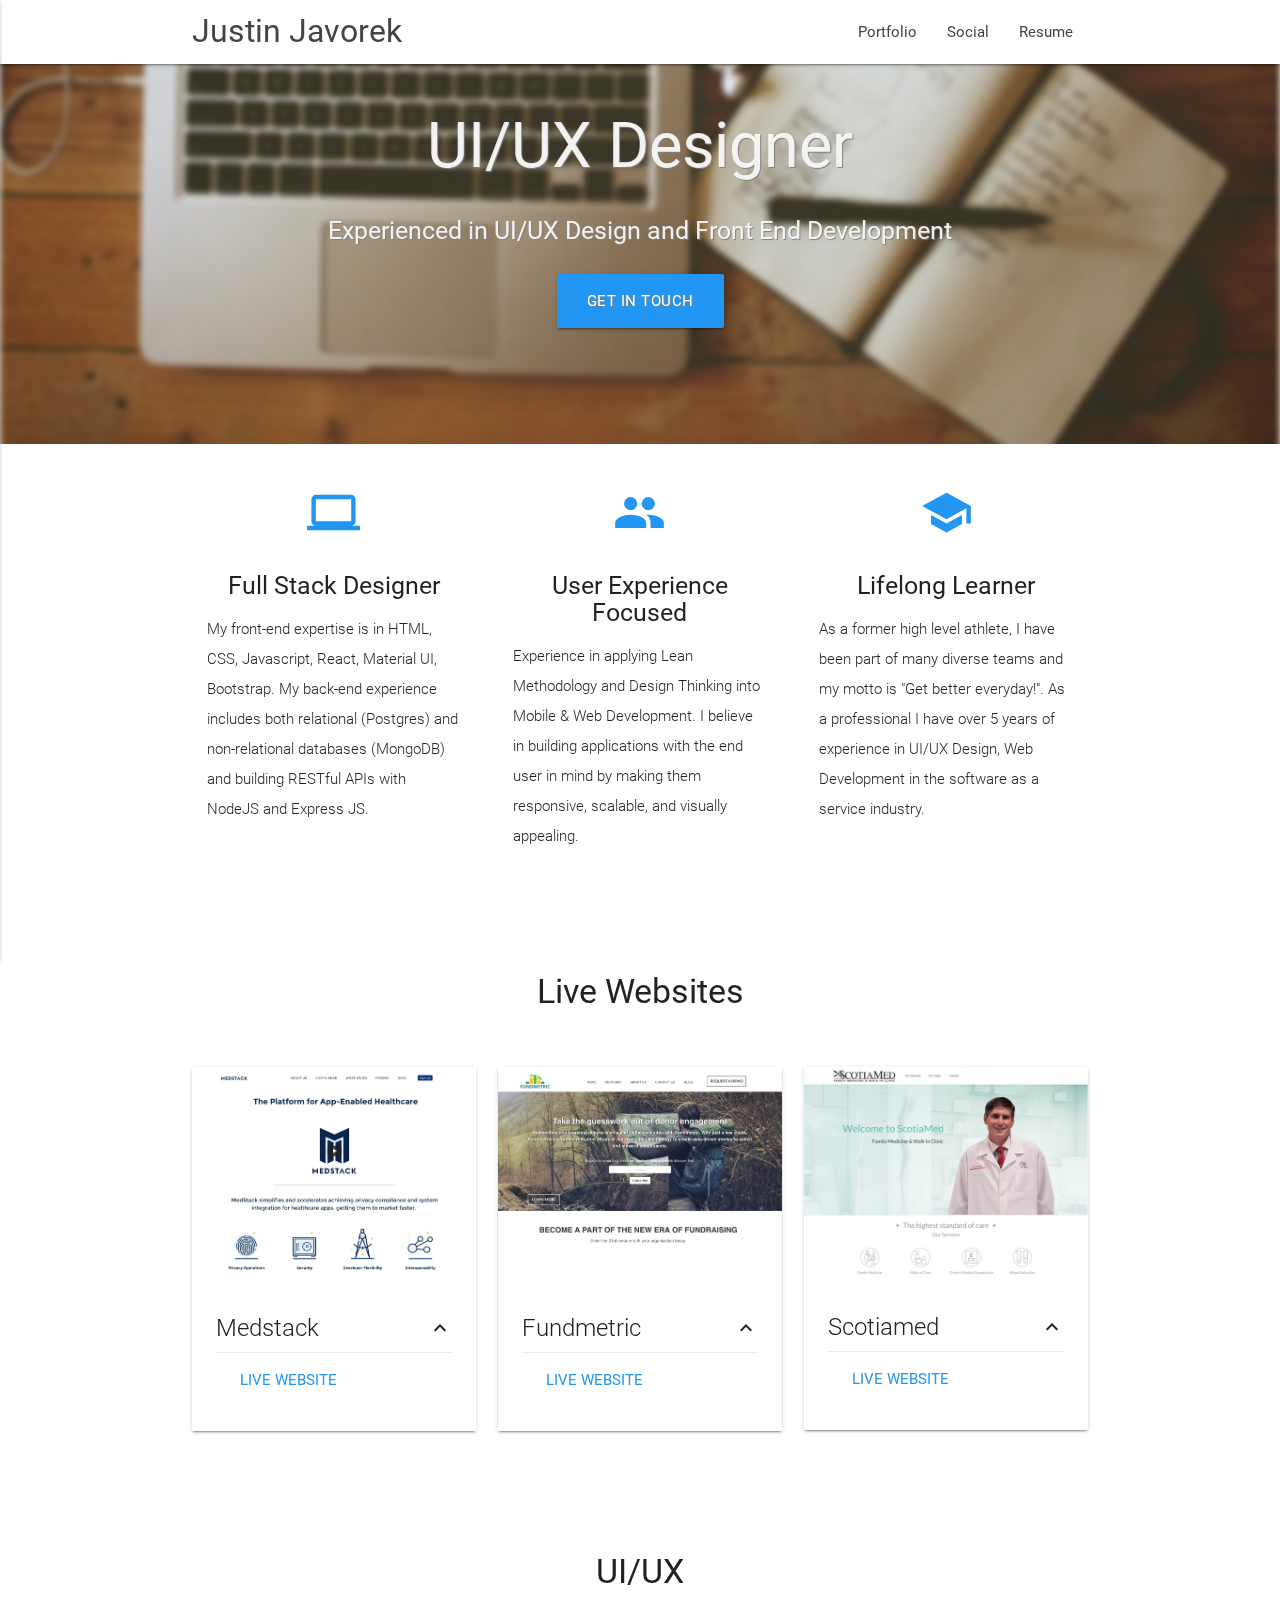
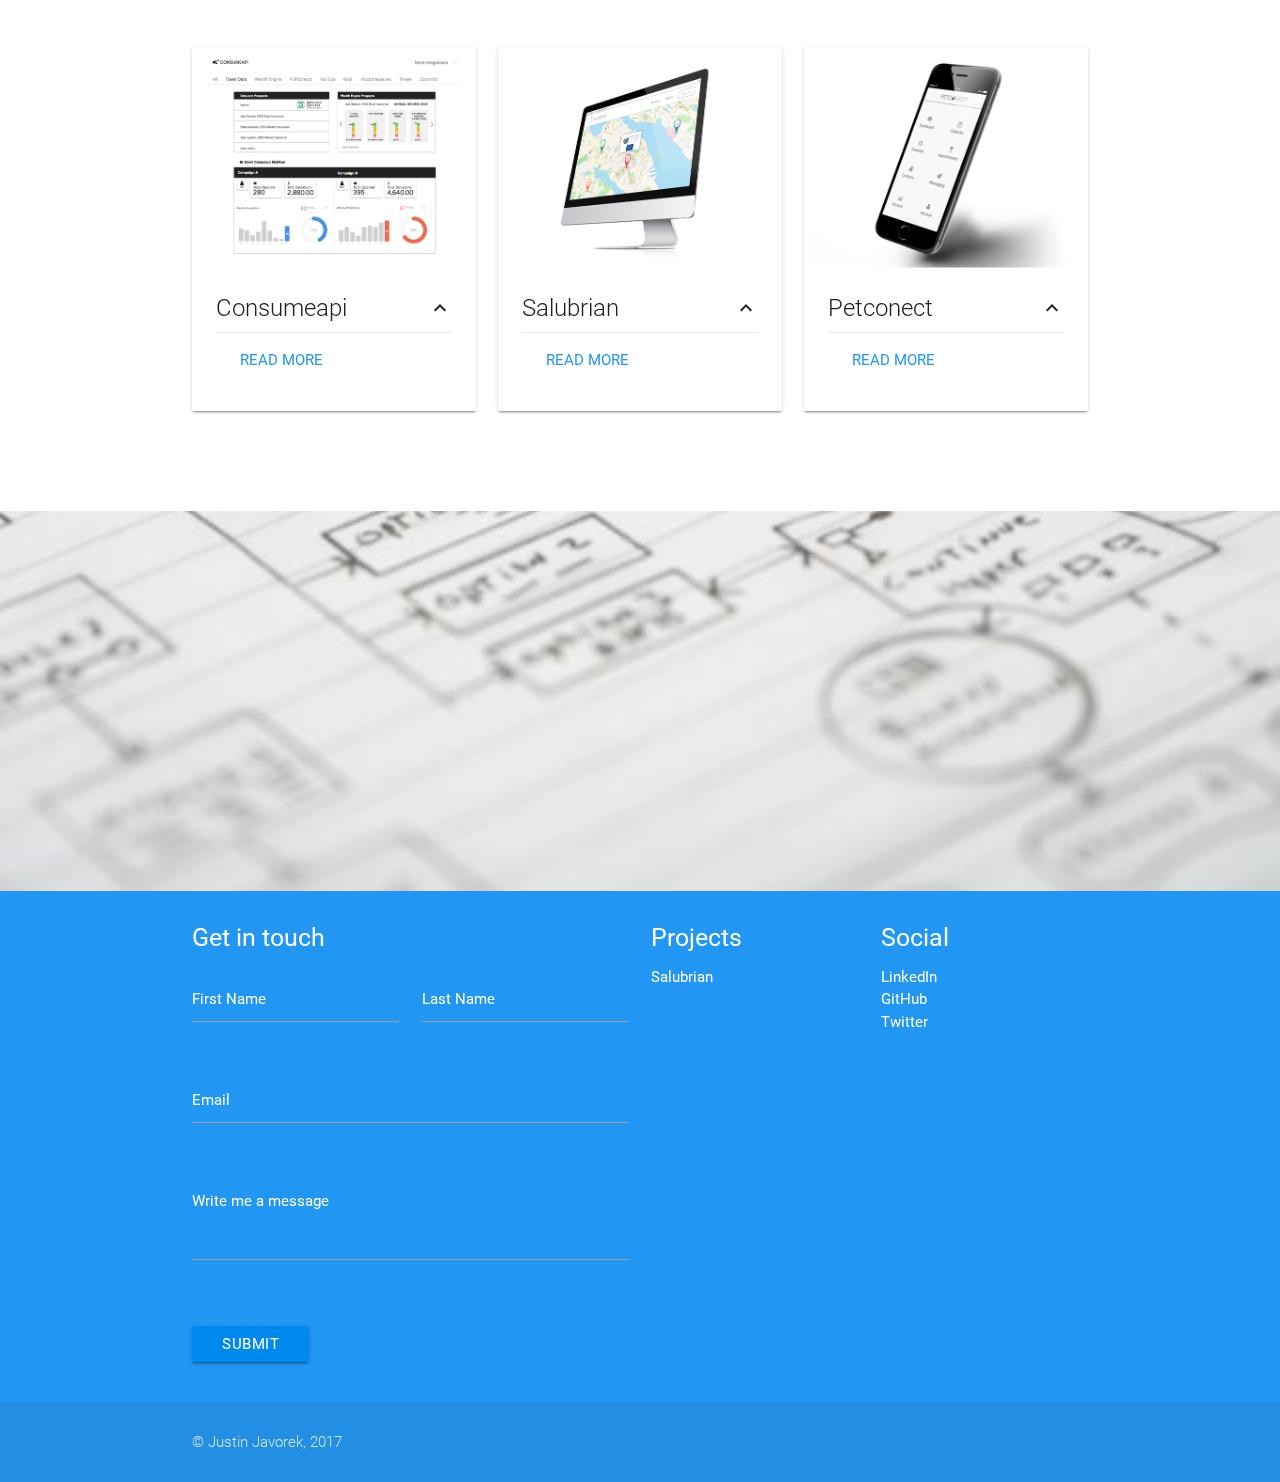
<file: index.html>
<!DOCTYPE html>
<html lang="en">
<head>
  <meta http-equiv="Content-Type" content="text/html; charset=UTF-8"/>
  <meta name="viewport" content="width=device-width, initial-scale=1, maximum-scale=1.0, user-scalable=no"/>
  <title>Justin Javorek - UI/UX Designer</title>

  <!-- CSS  -->
  <link href="https://fonts.googleapis.com/icon?family=Material+Icons" rel="stylesheet">
  <link href="css/materialize.min.css" type="text/css" rel="stylesheet" media="screen,projection"/>
  <link href="css/style.css" type="text/css" rel="stylesheet" media="screen,projection"/>
</head>
<body>
  <nav class="white" role="navigation">
    <div class="nav-wrapper container">
      <a id="logo-container" href="./index.html" class="brand-logo">Justin Javorek</a>
      <ul class="right hide-on-med-and-down">
        <li><a href="#portfolio">Portfolio</a></li>
        <li><a href="#social">Social</a></li>
        <li><a href="files/javorekresume.pdf" target="_blank" rel="noopener noreferrer">Resume</a></li>
      </ul>

      <ul id="nav-mobile" class="side-nav">
        <li><a href="#portfolio">Portfolio</a></li>
        <li><a href="#social">Social</a></li>
        <li><a href="files/javorekresume.pdf" target="_blank" rel="noopener noreferrer">Resume</a></li>
      </ul>
      <a href="#" data-activates="nav-mobile" class="button-collapse"><i class="material-icons">menu</i></a>
    </div>
  </nav>

  <div id="index-banner" class="parallax-container">
    <div class="section no-pad-bot">
      <div class="container">
        <br><br>
        <h1 class="header center">UI/UX Designer</h1>
        <div class="row center">
          <h5 class="header col s12">Experienced in UI/UX Design and Front End Development</h5>
        </div>
        <div class="row center">
          <a href="#contact" id="download-button" class="btn-large waves-effect waves-light blue">Get in touch</a>
        </div>
        <br><br>

      </div>
    </div>
      <div class="overlay">
        <div class="parallax"><img style="filter: blur(3px)" src="./img/background.jpg" alt="Natural scene background img 1"></div>
      </div>  
  </div>


  <!-- <div class="container -paddingTop">
    <div class="section">
      <div class="row">
        <div id="portfolio" class="col s12 center">
          <h4>Portfolio</h4>
          <div class="carousel">
            <a href="https://consumeapi.com" class="carousel-item" target="_blank" rel="noopener noreferrer"><img style="border: 1px solid blue; box-shadow:4px 4px 10px blue" src="img/consumeapi.jpg" alt="marketing image for CadenceBot"></a>
            <a href="https://dev2020.com" class="carousel-item" target="_blank" rel="noopener noreferrer"><img style="border: 1px solid blue; box-shadow:4px 4px 10px blue" src="img/petconect.jpg" alt="marketing image for Cadence; mythical large sea creature with a scooner"></a>
            <a href="https://dev2020.herokuapp.com" class="carousel-item" target="_blank" rel="noopener noreferrer"><img style="border: 1px solid blue; box-shadow:4px 4px 10px blue" src="salubrian.jpg" alt="marketing image for UniqueIO"></a>
          </div>
        </div>
      </div>
    </div>
  </div> -->

  <div class="container -paddingBottom">
    <div class="section">

      <!--   Icon Section   -->
      <div class="row">
        <div class="col s12 m4">
          <div class="icon-block">
            <h2 class="center blue-text"><i class="material-icons">computer</i></h2>
            <h5 class="center">Full Stack Designer</h5>

            <p class="light">My front-end expertise is in HTML, CSS, Javascript, React, Material UI, Bootstrap. My back-end experience includes both relational (Postgres) and non-relational databases (MongoDB) and building RESTful APIs with NodeJS and Express JS.</p>
          </div>
        </div>

        <div class="col s12 m4">
          <div class="icon-block">
            <h2 class="center blue-text"><i class="material-icons">group</i></h2>
            <h5 class="center">User Experience Focused</h5>

            <p class="light">Experience in applying Lean Methodology and Design Thinking into Mobile & Web Development. I believe in building applications with the end user in mind by making them responsive, scalable, and visually appealing.</p>
          </div>
        </div>

        <div class="col s12 m4">
          <div class="icon-block">
            <h2 class="center blue-text"><i class="material-icons">school</i></h2>
            <h5 class="center">Lifelong Learner</h5>

            <p class="light">As a former high level athlete, I have been part of many diverse teams and my motto is "Get better everyday!". As a professional I have over 5 years of experience in UI/UX Design, Web Development in the software as a service industry.</p>
          </div>
        </div>
      </div>

    </div>
  </div>


  <div class="row">
      <div class="col s12 center">
        <h3><i class="mdi-content-send brown-text"></i></h3>
        <h4>Live Websites</h4>
        <!-- <p class="left-align light">Lorem ipsum dolor sit amet, consectetur adipiscing elit. Nullam scelerisque id nunc nec volutpat. Etiam pellentesque tristique arcu, non consequat magna fermentum ac. Cras ut ultricies eros. Maecenas eros justo, ullamcorper a sapien id, viverra ultrices eros. Morbi sem neque, posuere et pretium eget, bibendum sollicitudin lacus. Aliquam eleifend sollicitudin diam, eu mattis nisl maximus sed. Nulla imperdiet semper molestie. Morbi massa odio, condimentum sed ipsum ac, gravida ultrices erat. Nullam eget dignissim mauris, non tristique erat. Vestibulum ante ipsum primis in faucibus orci luctus et ultrices posuere cubilia Curae;</p> -->
      </div>
  </div>



  <div class="container -paddingBottom">
    <div class="section">

          <!--   Icon Section   -->
          <div class="row">
            
              <div class="col s12 m4">
                  <div class="card">
                    <div class="card-image waves-effect waves-block waves-light">
                      <img class="activator" src="img/medstack.jpg">
                    </div>
                    <div class="card-content">
                      <span class="card-title activator grey-text text-darken-4">Medstack<i class="material-icons right">keyboard_arrow_up</i></span>
                      <div class="card-action">
                        <a href="https://medstack.co/" target="_blank" class="blue-text">Live Website</a>
                        <!-- <a href="http://www.scotiamed.ca/" target="_blank">Read More</a> -->
                      </div>                           
                    </div>
                    <div class="card-reveal">
                      
                      <span class="card-title grey-text text-darken-4">Medstack<i class="material-icons right">close</i></span>
                      <p>Developed the MedStack.co marketing website using HTML, CSS, JavaScript. Fully designed visuals using Sketch App and Adobe Creative Suite. Integrated Hubspot Marketing Automation Platform (Forms, Workflows, Sequences)</p>
                    </div>
                  </div>
              </div>

              <div class="col s12 m4">
                  <div class="card">
                    <div class="card-image waves-effect waves-block waves-light">
                      <img class="activator" src="img/fundmetric.jpg">
                    </div>
                    <div class="card-content">
                      <span class="card-title activator grey-text text-darken-4">Fundmetric<i class="material-icons right">keyboard_arrow_up</i></span>
                      <div class="card-action">
                        <a href="http://www.fundmetric.com/" target="_blank" class="blue-text">Live Website</a>
                        <!-- <a href="http://www.scotiamed.ca/" target="_blank">Read More</a> -->
                      </div>                           
                    </div>
                    <div class="card-reveal">
                      
                      <span class="card-title grey-text text-darken-4">Read More<i class="material-icons right">close</i></span>
                      <p>I have designed the visuals for the website and developed the website with all the forms, calls-to-action, and workflows using Hubspot’s (COS) Content Optimization System with custom HTML, and CSS.</p>
                    </div>
                  </div>
              </div>

              <div class="col s12 m4">
                  <div class="card">
                    <div class="card-image waves-effect waves-block waves-light">
                      <img class="activator" src="img/scotiamed2.jpg">
                    </div>
                    <div class="card-content">
                      <span class="card-title activator grey-text text-darken-4">Scotiamed<i class="material-icons right">keyboard_arrow_up</i></span>
                      <div class="card-action">
                        <a href="http://www.scotiamed.ca/" target="_blank" class="blue-text">Live Website</a>
                        <!-- <a href="http://www.scotiamed.ca/" target="_blank">Read More</a> -->
                      </div>                           
                    </div>
                    <div class="card-reveal">
                      
                      <span class="card-title grey-text text-darken-4">Scotiamed<i class="material-icons right">close</i></span>
                      <p>I have build a customezid WordPress CMS theme using PHP, HTML, and CSS and designed all the visuals, and costume icons for the website in SketchApp, Photoshop and Illustrator.</p>
                    </div>
                  </div>
              </div>
           
          </div>

    </div>
  </div>

  <div class="row">
      <div class="col s12 center">
        <h3><i class="mdi-content-send brown-text"></i></h3>
        <h4>UI/UX</h4>
        <!-- <p class="left-align light">Lorem ipsum dolor sit amet, consectetur adipiscing elit. Nullam scelerisque id nunc nec volutpat. Etiam pellentesque tristique arcu, non consequat magna fermentum ac. Cras ut ultricies eros. Maecenas eros justo, ullamcorper a sapien id, viverra ultrices eros. Morbi sem neque, posuere et pretium eget, bibendum sollicitudin lacus. Aliquam eleifend sollicitudin diam, eu mattis nisl maximus sed. Nulla imperdiet semper molestie. Morbi massa odio, condimentum sed ipsum ac, gravida ultrices erat. Nullam eget dignissim mauris, non tristique erat. Vestibulum ante ipsum primis in faucibus orci luctus et ultrices posuere cubilia Curae;</p> -->
      </div>
  </div>

  <div class="container -paddingBottom">
    <div class="section">

          <!--   Icon Section   -->
          <div class="row">
            
              <div class="col s12 m4">
                  <div class="card">
                    <div class="card-image waves-effect waves-block waves-light">
                      <img class="activator" src="img/consumeapi.png">
                    </div>
                    <div class="card-content">
                      <span class="card-title activator grey-text text-darken-4">Consumeapi<i class="material-icons right">keyboard_arrow_up</i></span>
                      <div class="card-action">
                        <a href="" target="_blank" class="blue-text">Read More</a>
                        <!-- <a href="http://www.scotiamed.ca/" target="_blank">Read More</a> -->
                      </div>                           
                    </div>
                    <div class="card-reveal">
                      
                      <span class="card-title grey-text text-darken-4">Consumeapi<i class="material-icons right">close</i></span>
                      <p>ConsumeAPI transforms the most popular API integrations from a one by one integration to a scalable, plug and play solution saving developers time and money. </p>
                    </div>
                  </div>
              </div>

              <div class="col s12 m4">
                  <div class="card">
                    <div class="card-image waves-effect waves-block waves-light">
                      <img class="activator" src="img/salubrian.png">
                    </div>
                    <div class="card-content">
                      <span class="card-title activator grey-text text-darken-4">Salubrian<i class="material-icons right">keyboard_arrow_up</i></span>
                      <div class="card-action">
                        <a href="./salubrian.html" target="_blank" class="blue-text">Read More</a>
                        <!-- <a href="http://www.scotiamed.ca/" target="_blank">Read More</a> -->
                      </div>                           
                    </div>
                    <div class="card-reveal">
                      
                      <span class="card-title grey-text text-darken-4">Salubrian<i class="material-icons right">close</i></span>
                      <p>Salubrian Health App is a real-time text message appointment update system for medical and walk-in clinics.</p>
                    </div>
                  </div>
              </div>

              <div class="col s12 m4">
                  <div class="card">
                    <div class="card-image waves-effect waves-block waves-light">
                      <img class="activator" src="img/petconect.png">
                    </div>
                    <div class="card-content">
                      <span class="card-title activator grey-text text-darken-4">Petconect<i class="material-icons right">keyboard_arrow_up</i></span>
                      <div class="card-action">
                        <a href="" target="_blank" class="blue-text">Read More</a>
                        <!-- <a href="http://www.scotiamed.ca/" target="_blank">Read More</a> -->
                      </div>                           
                    </div>
                    <div class="card-reveal">
                      
                      <span class="card-title grey-text text-darken-4">Scotiamed<i class="material-icons right">close</i></span>
                      <p>One Stop Shop for Pet Owners where they can easily find the best veterinarians, groomers, trainers and other pet service providers in their neighbourhood and book an appointment in few seconds.</p>
                    </div>
                  </div>
              </div>
           
          </div>

    </div>
  </div>

  

  <div class="parallax-container valign-wrapper">
    <div class="section no-pad-bot">
      <div class="container">
        <div class="row center">
          <h5 class="header col s12 light"></h5>
        </div>
      </div>
    </div>
    <div class="parallax"><img src="./img/wireframe.jpg" alt="Natural scene background img 2"></div>
  </div>

  <footer class="page-footer blue">
    <div class="container">
      <div class="row">
        <div class="col l6 s12">
          <h5 class="white-text">Get in touch</h5>
          <!--<p class="grey-text text-lighten-4"></p>-->
          <div class="row">
            <form id="contact" class="col s12 white-text" action="https://formspree.io/" method="POST">
              <div class="row">
                <div class="input-field col s12 l6">
                  <input id="first_name" type="text" name="first_name" class="validate white-text">
                  <label for="first_name" class="white-text">First Name</label>
                </div>
                <div class="input-field col s12 l6">
                  <input id="last_name" type="text" name="last_name" class="validate white-text">
                  <label for="last_name" class="white-text">Last Name</label>
                </div>
              </div>
              <div class="row">
                <div class="input-field col s12">
                  <input id="email" type="email" name="email" class="validate white-text">
                  <label for="email" class="white-text">Email</label>
                </div>
              </div>
              <div class="row">
                <div class="col s12">
                  <div class="row">
                    <div class="input-field col s12">
                      <textarea id="content" type="textarea" name="content" class="materialize-textarea white-text"></textarea>
                      <label for="content" data-error="wrong" data-success="right" class="white-text">Write me a message</label>
                    </div>
                  </div>
                </div>
              </div>
              <input type="submit" name="submit" class="btn"/>
            </form>
          </div>


        </div>
        <div id="projects" class="col l3 s12">
          <h5 class="white-text">Projects</h5>
          <ul>
            
            <li><a class="white-text" href="./salubrian.html" rel="noopener noreferrer">Salubrian</a></li>
          </ul>
        </div>
        <div id="social" class="col l3 s12">
          <h5 class="white-text">Social</h5>
          <ul>
            <li><a class="white-text" href="https://www.linkedin.com/in/justinjavorek/" target="_blank" rel="noopener noreferrer">LinkedIn</a></li>
            <li><a class="white-text" href="https://github.com/jjavorek" target="_blank" rel="noopener noreferrer">GitHub</a></li>
            <li><a class="white-text" href="https://twitter.com/javorekjustin" target="_blank" rel="noopener noreferrer">Twitter</a></li>
          </ul>
        </div>
      </div>
    </div>
    <div class="footer-copyright">
      <div class="container">
      <p>&copy; Justin Javorek, 2017 </p>
      </div>
    </div>
  </footer>


  <!--  Scripts-->
  <script src="https://code.jquery.com/jquery-2.1.1.min.js"></script>
  <script src="js/materialize.min.js"></script>
  <script src="js/init.js"></script>

  </body>
</html>
</file>
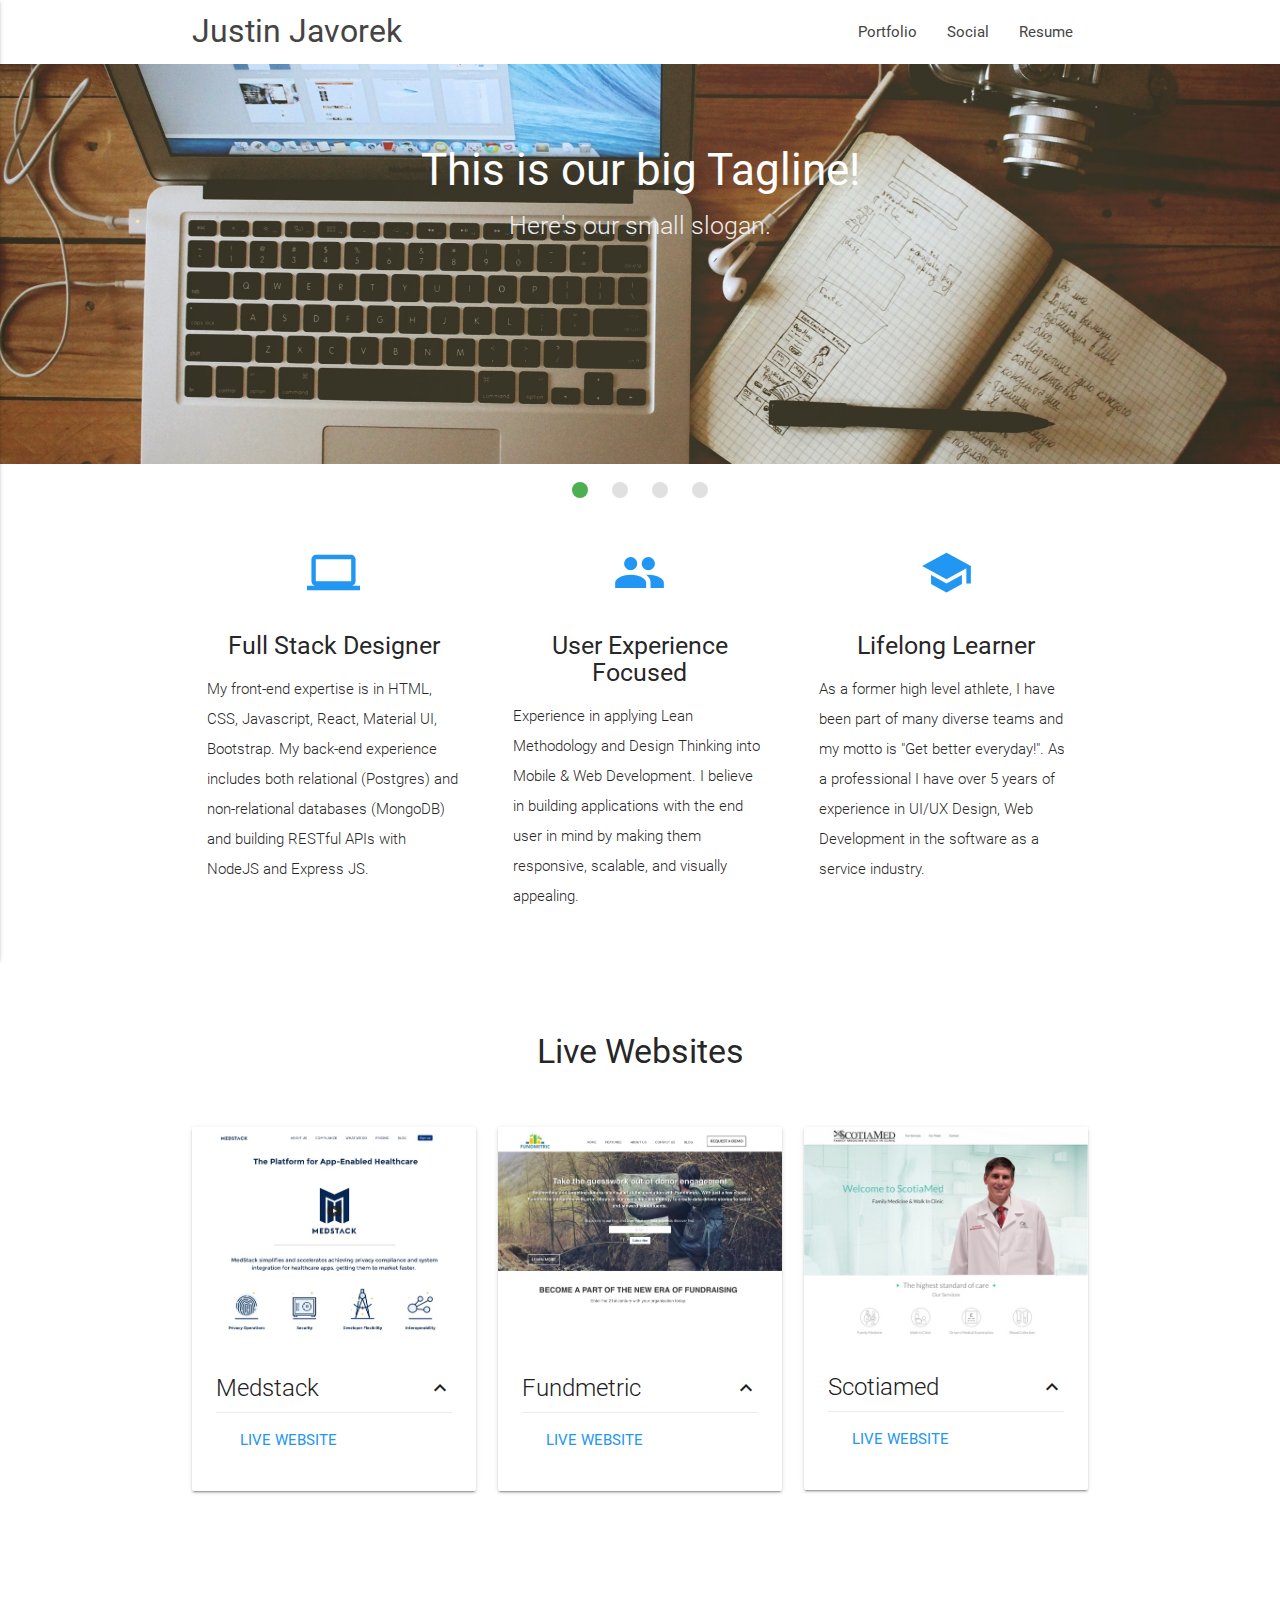
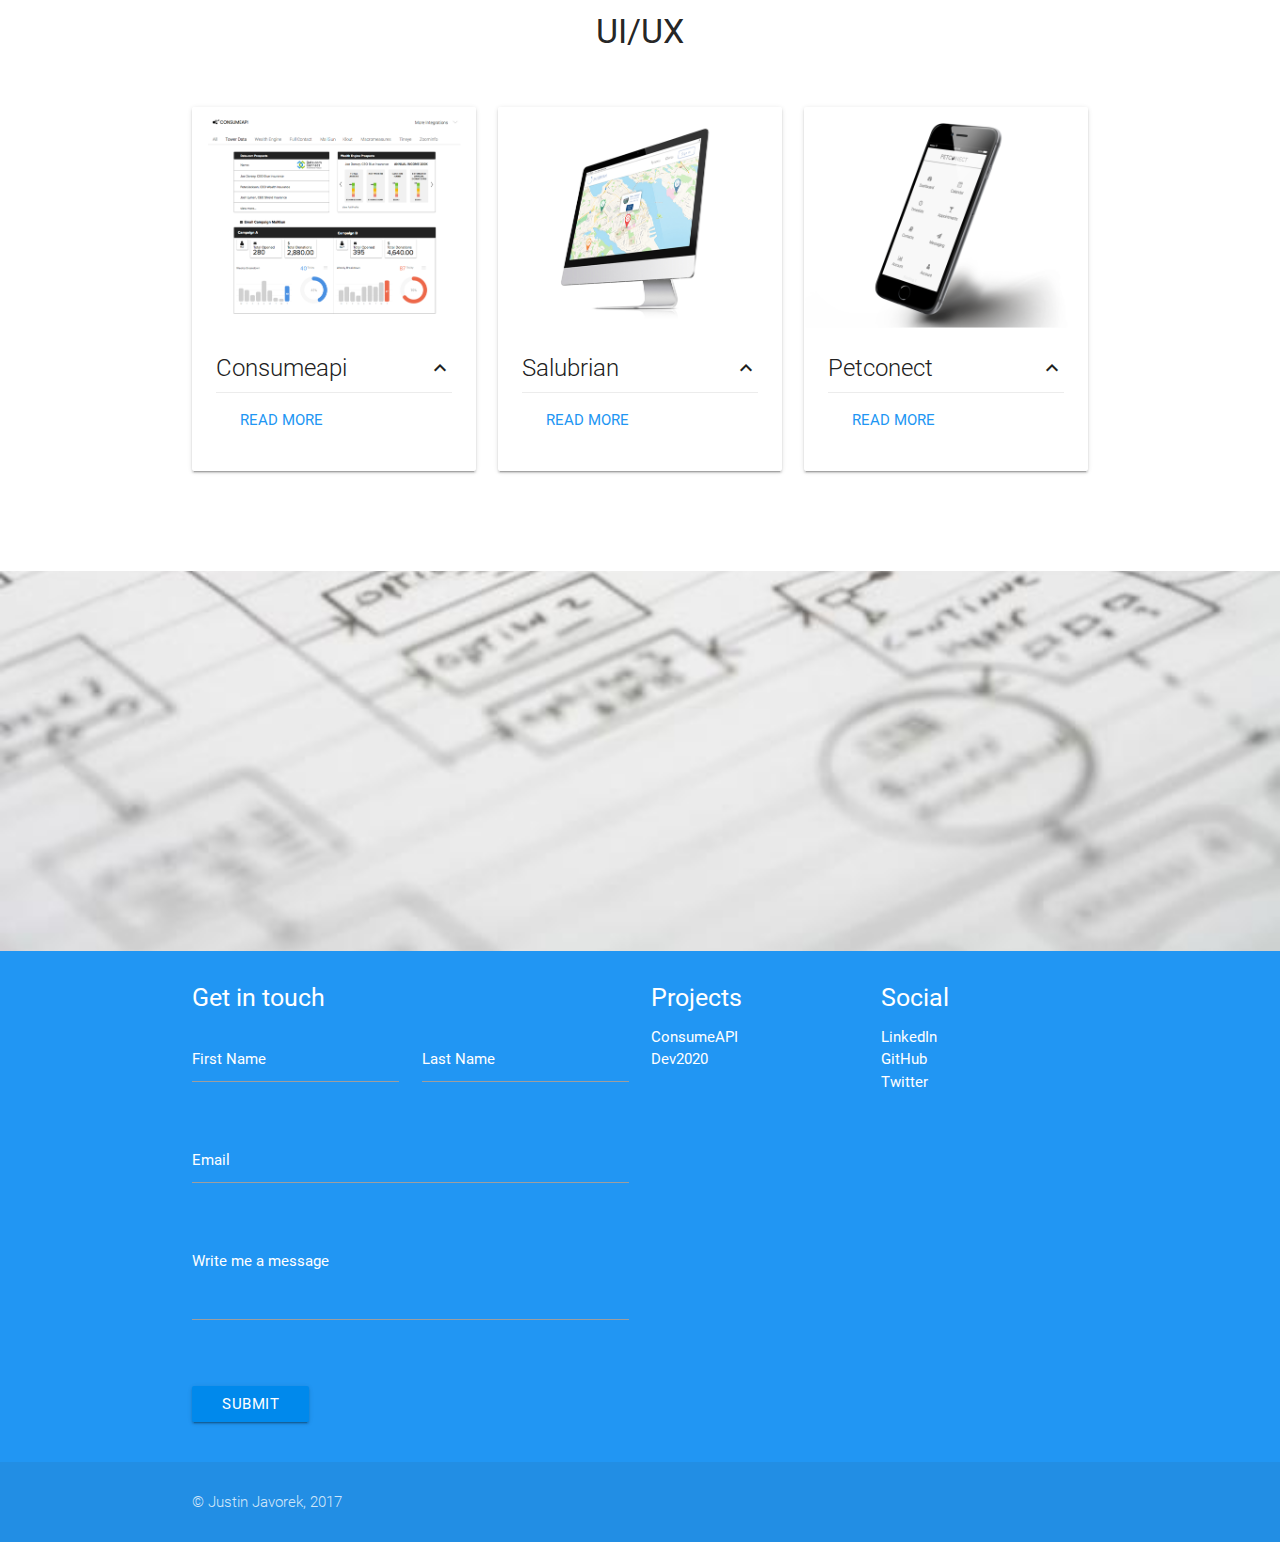
<file: dev2020.html>
<!DOCTYPE html>
<html lang="en">
<head>
  <meta http-equiv="Content-Type" content="text/html; charset=UTF-8"/>
  <meta name="viewport" content="width=device-width, initial-scale=1, maximum-scale=1.0, user-scalable=no"/>
  <title>Justin Javorek - UI/UX Designer</title>

  <!-- CSS  -->
  <link href="https://fonts.googleapis.com/icon?family=Material+Icons" rel="stylesheet">
  <link href="css/materialize.min.css" type="text/css" rel="stylesheet" media="screen,projection"/>
  <link href="css/style.css" type="text/css" rel="stylesheet" media="screen,projection"/>
</head>
<body>
  <nav class="white" role="navigation">
    <div class="nav-wrapper container">
      <a id="logo-container" href="./index.html" class="brand-logo">Justin Javorek</a>
      <ul class="right hide-on-med-and-down">
        <li><a href="#portfolio">Portfolio</a></li>
        <li><a href="#social">Social</a></li>
        <li><a href="files/javorekresume.pdf" target="_blank" rel="noopener noreferrer">Resume</a></li>
      </ul>

      <ul id="nav-mobile" class="side-nav">
        <li><a href="#portfolio">Portfolio</a></li>
        <li><a href="#social">Social</a></li>
        <li><a href="files/javorekresume.pdf" target="_blank" rel="noopener noreferrer">Resume</a></li>
      </ul>
      <a href="#" data-activates="nav-mobile" class="button-collapse"><i class="material-icons">menu</i></a>
    </div>
  </nav>



   
  <div class="slider">
    <ul class="slides">
      <li>
        <img src="./img/background.jpg"> 
        <div class="caption center-align">
          <h3>This is our big Tagline!</h3>
          <h5 class="light grey-text text-lighten-3">Here's our small slogan.</h5>
        </div>
      </li>
      <li>
        <img src="./img/background.jpg"> 
        <div class="caption left-align">
          <h3>Left Aligned Caption</h3>
          <h5 class="light grey-text text-lighten-3">Here's our small slogan.</h5>
        </div>
      </li>
      <li>
        <img src="./img/background.jpg"> 
        <div class="caption right-align">
          <h3>Right Aligned Caption</h3>
          <h5 class="light grey-text text-lighten-3">Here's our small slogan.</h5>
        </div>
      </li>
      <li>
        <img src="./img/background.jpg"> 
        <div class="caption center-align">
          <h3>This is our big Tagline!</h3>
          <h5 class="light grey-text text-lighten-3">Here's our small slogan.</h5>
        </div>
      </li>
    </ul>
  </div> 

  <div class="container -paddingBottom">
    <div class="section">

      <!--   Icon Section   -->
      <div class="row">
        <div class="col s12 m4">
          <div class="icon-block">
            <h2 class="center blue-text"><i class="material-icons">computer</i></h2>
            <h5 class="center">Full Stack Designer</h5>

            <p class="light">My front-end expertise is in HTML, CSS, Javascript, React, Material UI, Bootstrap. My back-end experience includes both relational (Postgres) and non-relational databases (MongoDB) and building RESTful APIs with NodeJS and Express JS.</p>
          </div>
        </div>

        <div class="col s12 m4">
          <div class="icon-block">
            <h2 class="center blue-text"><i class="material-icons">group</i></h2>
            <h5 class="center">User Experience Focused</h5>

            <p class="light">Experience in applying Lean Methodology and Design Thinking into Mobile & Web Development. I believe in building applications with the end user in mind by making them responsive, scalable, and visually appealing.</p>
          </div>
        </div>

        <div class="col s12 m4">
          <div class="icon-block">
            <h2 class="center blue-text"><i class="material-icons">school</i></h2>
            <h5 class="center">Lifelong Learner</h5>

            <p class="light">As a former high level athlete, I have been part of many diverse teams and my motto is "Get better everyday!". As a professional I have over 5 years of experience in UI/UX Design, Web Development in the software as a service industry.</p>
          </div>
        </div>
      </div>

    </div>
  </div>


  <div class="row">
      <div class="col s12 center">
        <h3><i class="mdi-content-send brown-text"></i></h3>
        <h4>Live Websites</h4>
        <!-- <p class="left-align light">Lorem ipsum dolor sit amet, consectetur adipiscing elit. Nullam scelerisque id nunc nec volutpat. Etiam pellentesque tristique arcu, non consequat magna fermentum ac. Cras ut ultricies eros. Maecenas eros justo, ullamcorper a sapien id, viverra ultrices eros. Morbi sem neque, posuere et pretium eget, bibendum sollicitudin lacus. Aliquam eleifend sollicitudin diam, eu mattis nisl maximus sed. Nulla imperdiet semper molestie. Morbi massa odio, condimentum sed ipsum ac, gravida ultrices erat. Nullam eget dignissim mauris, non tristique erat. Vestibulum ante ipsum primis in faucibus orci luctus et ultrices posuere cubilia Curae;</p> -->
      </div>
  </div>



  <div class="container -paddingBottom">
    <div class="section">

          <!--   Icon Section   -->
          <div class="row">
            
              <div class="col s12 m4">
                  <div class="card">
                    <div class="card-image waves-effect waves-block waves-light">
                      <img class="activator" src="img/medstack.jpg">
                    </div>
                    <div class="card-content">
                      <span class="card-title activator grey-text text-darken-4">Medstack<i class="material-icons right">keyboard_arrow_up</i></span>
                      <div class="card-action">
                        <a href="https://medstack.co/" target="_blank" class="blue-text">Live Website</a>
                        <!-- <a href="http://www.scotiamed.ca/" target="_blank">Read More</a> -->
                      </div>                           
                    </div>
                    <div class="card-reveal">
                      
                      <span class="card-title grey-text text-darken-4">Medstack<i class="material-icons right">close</i></span>
                      <p>Developed the MedStack.co marketing website using HTML, CSS, JavaScript. Fully designed visuals using Sketch App and Adobe Creative Suite. Integrated Hubspot Marketing Automation Platform (Forms, Workflows, Sequences)</p>
                    </div>
                  </div>
              </div>

              <div class="col s12 m4">
                  <div class="card">
                    <div class="card-image waves-effect waves-block waves-light">
                      <img class="activator" src="img/fundmetric.jpg">
                    </div>
                    <div class="card-content">
                      <span class="card-title activator grey-text text-darken-4">Fundmetric<i class="material-icons right">keyboard_arrow_up</i></span>
                      <div class="card-action">
                        <a href="http://www.fundmetric.com/" target="_blank" class="blue-text">Live Website</a>
                        <!-- <a href="http://www.scotiamed.ca/" target="_blank">Read More</a> -->
                      </div>                           
                    </div>
                    <div class="card-reveal">
                      
                      <span class="card-title grey-text text-darken-4">Read More<i class="material-icons right">close</i></span>
                      <p>I have designed the visuals for the website and developed the website with all the forms, calls-to-action, and workflows using Hubspot’s (COS) Content Optimization System with custom HTML, and CSS.</p>
                    </div>
                  </div>
              </div>

              <div class="col s12 m4">
                  <div class="card">
                    <div class="card-image waves-effect waves-block waves-light">
                      <img class="activator" src="img/scotiamed2.jpg">
                    </div>
                    <div class="card-content">
                      <span class="card-title activator grey-text text-darken-4">Scotiamed<i class="material-icons right">keyboard_arrow_up</i></span>
                      <div class="card-action">
                        <a href="http://www.scotiamed.ca/" target="_blank" class="blue-text">Live Website</a>
                        <!-- <a href="http://www.scotiamed.ca/" target="_blank">Read More</a> -->
                      </div>                           
                    </div>
                    <div class="card-reveal">
                      
                      <span class="card-title grey-text text-darken-4">Scotiamed<i class="material-icons right">close</i></span>
                      <p>I have build a customezid WordPress CMS theme using PHP, HTML, and CSS and designed all the visuals, and costume icons for the website in SketchApp, Photoshop and Illustrator.</p>
                    </div>
                  </div>
              </div>
           
          </div>

    </div>
  </div>

  <div class="row">
      <div class="col s12 center">
        <h3><i class="mdi-content-send brown-text"></i></h3>
        <h4>UI/UX</h4>
        <!-- <p class="left-align light">Lorem ipsum dolor sit amet, consectetur adipiscing elit. Nullam scelerisque id nunc nec volutpat. Etiam pellentesque tristique arcu, non consequat magna fermentum ac. Cras ut ultricies eros. Maecenas eros justo, ullamcorper a sapien id, viverra ultrices eros. Morbi sem neque, posuere et pretium eget, bibendum sollicitudin lacus. Aliquam eleifend sollicitudin diam, eu mattis nisl maximus sed. Nulla imperdiet semper molestie. Morbi massa odio, condimentum sed ipsum ac, gravida ultrices erat. Nullam eget dignissim mauris, non tristique erat. Vestibulum ante ipsum primis in faucibus orci luctus et ultrices posuere cubilia Curae;</p> -->
      </div>
  </div>

  <div class="container -paddingBottom">
    <div class="section">

          <!--   Icon Section   -->
          <div class="row">
            
              <div class="col s12 m4">
                  <div class="card">
                    <div class="card-image waves-effect waves-block waves-light">
                      <img class="activator" src="img/consumeapi.png">
                    </div>
                    <div class="card-content">
                      <span class="card-title activator grey-text text-darken-4">Consumeapi<i class="material-icons right">keyboard_arrow_up</i></span>
                      <div class="card-action">
                        <a href="" target="_blank" class="blue-text">Read More</a>
                        <!-- <a href="http://www.scotiamed.ca/" target="_blank">Read More</a> -->
                      </div>                           
                    </div>
                    <div class="card-reveal">
                      
                      <span class="card-title grey-text text-darken-4">Consumeapi<i class="material-icons right">close</i></span>
                      <p>ConsumeAPI transforms the most popular API integrations from a one by one integration to a scalable, plug and play solution saving developers time and money. </p>
                    </div>
                  </div>
              </div>

              <div class="col s12 m4">
                  <div class="card">
                    <div class="card-image waves-effect waves-block waves-light">
                      <img class="activator" src="img/salubrian.png">
                    </div>
                    <div class="card-content">
                      <span class="card-title activator grey-text text-darken-4">Salubrian<i class="material-icons right">keyboard_arrow_up</i></span>
                      <div class="card-action">
                        <a href="" target="_blank" class="blue-text">Read More</a>
                        <!-- <a href="http://www.scotiamed.ca/" target="_blank">Read More</a> -->
                      </div>                           
                    </div>
                    <div class="card-reveal">
                      
                      <span class="card-title grey-text text-darken-4">Salubrian<i class="material-icons right">close</i></span>
                      <p>Salubrian Health App is a real-time text message appointment update system for medical and walk-in clinics.</p>
                    </div>
                  </div>
              </div>

              <div class="col s12 m4">
                  <div class="card">
                    <div class="card-image waves-effect waves-block waves-light">
                      <img class="activator" src="img/petconect.png">
                    </div>
                    <div class="card-content">
                      <span class="card-title activator grey-text text-darken-4">Petconect<i class="material-icons right">keyboard_arrow_up</i></span>
                      <div class="card-action">
                        <a href="" target="_blank" class="blue-text">Read More</a>
                        <!-- <a href="http://www.scotiamed.ca/" target="_blank">Read More</a> -->
                      </div>                           
                    </div>
                    <div class="card-reveal">
                      
                      <span class="card-title grey-text text-darken-4">Scotiamed<i class="material-icons right">close</i></span>
                      <p>One Stop Shop for Pet Owners where they can easily find the best veterinarians, groomers, trainers and other pet service providers in their neighbourhood and book an appointment in few seconds.</p>
                    </div>
                  </div>
              </div>
           
          </div>

    </div>
  </div>

  

  <div class="parallax-container valign-wrapper">
    <div class="section no-pad-bot">
      <div class="container">
        <div class="row center">
          <h5 class="header col s12 light"></h5>
        </div>
      </div>
    </div>
    <div class="parallax"><img src="./img/wireframe.jpg" alt="Natural scene background img 2"></div>
  </div>

  <footer class="page-footer blue">
    <div class="container">
      <div class="row">
        <div class="col l6 s12">
          <h5 class="white-text">Get in touch</h5>
          <!--<p class="grey-text text-lighten-4"></p>-->
          <div class="row">
            <form id="contact" class="col s12 white-text" action="https://formspree.io/" method="POST">
              <div class="row">
                <div class="input-field col s12 l6">
                  <input id="first_name" type="text" name="first_name" class="validate white-text">
                  <label for="first_name" class="white-text">First Name</label>
                </div>
                <div class="input-field col s12 l6">
                  <input id="last_name" type="text" name="last_name" class="validate white-text">
                  <label for="last_name" class="white-text">Last Name</label>
                </div>
              </div>
              <div class="row">
                <div class="input-field col s12">
                  <input id="email" type="email" name="email" class="validate white-text">
                  <label for="email" class="white-text">Email</label>
                </div>
              </div>
              <div class="row">
                <div class="col s12">
                  <div class="row">
                    <div class="input-field col s12">
                      <textarea id="content" type="textarea" name="content" class="materialize-textarea white-text"></textarea>
                      <label for="content" data-error="wrong" data-success="right" class="white-text">Write me a message</label>
                    </div>
                  </div>
                </div>
              </div>
              <input type="submit" name="submit" class="btn"/>
            </form>
          </div>


        </div>
        <div id="projects" class="col l3 s12">
          <h5 class="white-text">Projects</h5>
          <ul>
            
            <li><a class="white-text" href="https://consumeapi.herokuapp.com" target="_blank" rel="noopener noreferrer">ConsumeAPI</a></li>
            <li><a class="white-text" href="https://dev2020.herokuapp.com" target="_blank" rel="noopener noreferrer">Dev2020</a></li>
          </ul>
        </div>
        <div id="social" class="col l3 s12">
          <h5 class="white-text">Social</h5>
          <ul>
            <li><a class="white-text" href="https://www.linkedin.com/in/justinjavorek/" target="_blank" rel="noopener noreferrer">LinkedIn</a></li>
            <li><a class="white-text" href="https://github.com/jjavorek" target="_blank" rel="noopener noreferrer">GitHub</a></li>
            <li><a class="white-text" href="https://twitter.com/javorekjustin" target="_blank" rel="noopener noreferrer">Twitter</a></li>
          </ul>
        </div>
      </div>
    </div>
    <div class="footer-copyright">
      <div class="container">
      <p>&copy; Justin Javorek, 2017 </p>
      </div>
    </div>
  </footer>


  <!--  Scripts-->
  <script src="https://code.jquery.com/jquery-2.1.1.min.js"></script>
  <script src="js/materialize.min.js"></script>
  <script src="js/init.js"></script>

  </body>
</html>
</file>
<file: css/style.css>
.parallax-container {
  text-shadow: 1px 1px 1px grey;
}

nav ul a,
nav .brand-logo {
  color: #444;
}

p {
  line-height: 2rem;
}

.button-collapse {
  color: #1E90FF;
}

.parallax-container {
  min-height: 380px;
  line-height: 0;
  height: auto;
  color: rgba(255,255,255,.9);
}
  .parallax-container .section {
    width: 100%;
  }

.parallax img { width: 100%; }

@media only screen and (max-width : 992px) {
  .parallax-container .section {
    position: absolute;
    top: 40%;
  }
  #index-banner .section {
    top: 10%;
  }
}

@media only screen and (max-width : 600px) {
  #index-banner .section {
    top: 0;
  }

  .parallax-container {
    height: 65vh;
  }
}

.icon-block {
  padding: 0 15px;
}
.icon-block .material-icons {
  font-size: inherit;
}

footer.page-footer {
  margin: 0;
}

.-paddingBottom {
  padding-bottom: 50px;
}

.-paddingTop {
  padding-top: 50px;
}

.footer-copyright {
  align-content: center;
}

.overlay {
  background-color: rgba(0, 0, 0, 0.7);
  top: 0;
  left: 0;
  width: 100%;
  height: 100%;
  position: relative;
  z-index: -1;
}

.btn {
  background-color: #0089ec;
}

.btn:hover {
    background-color: black;
}
</file>
